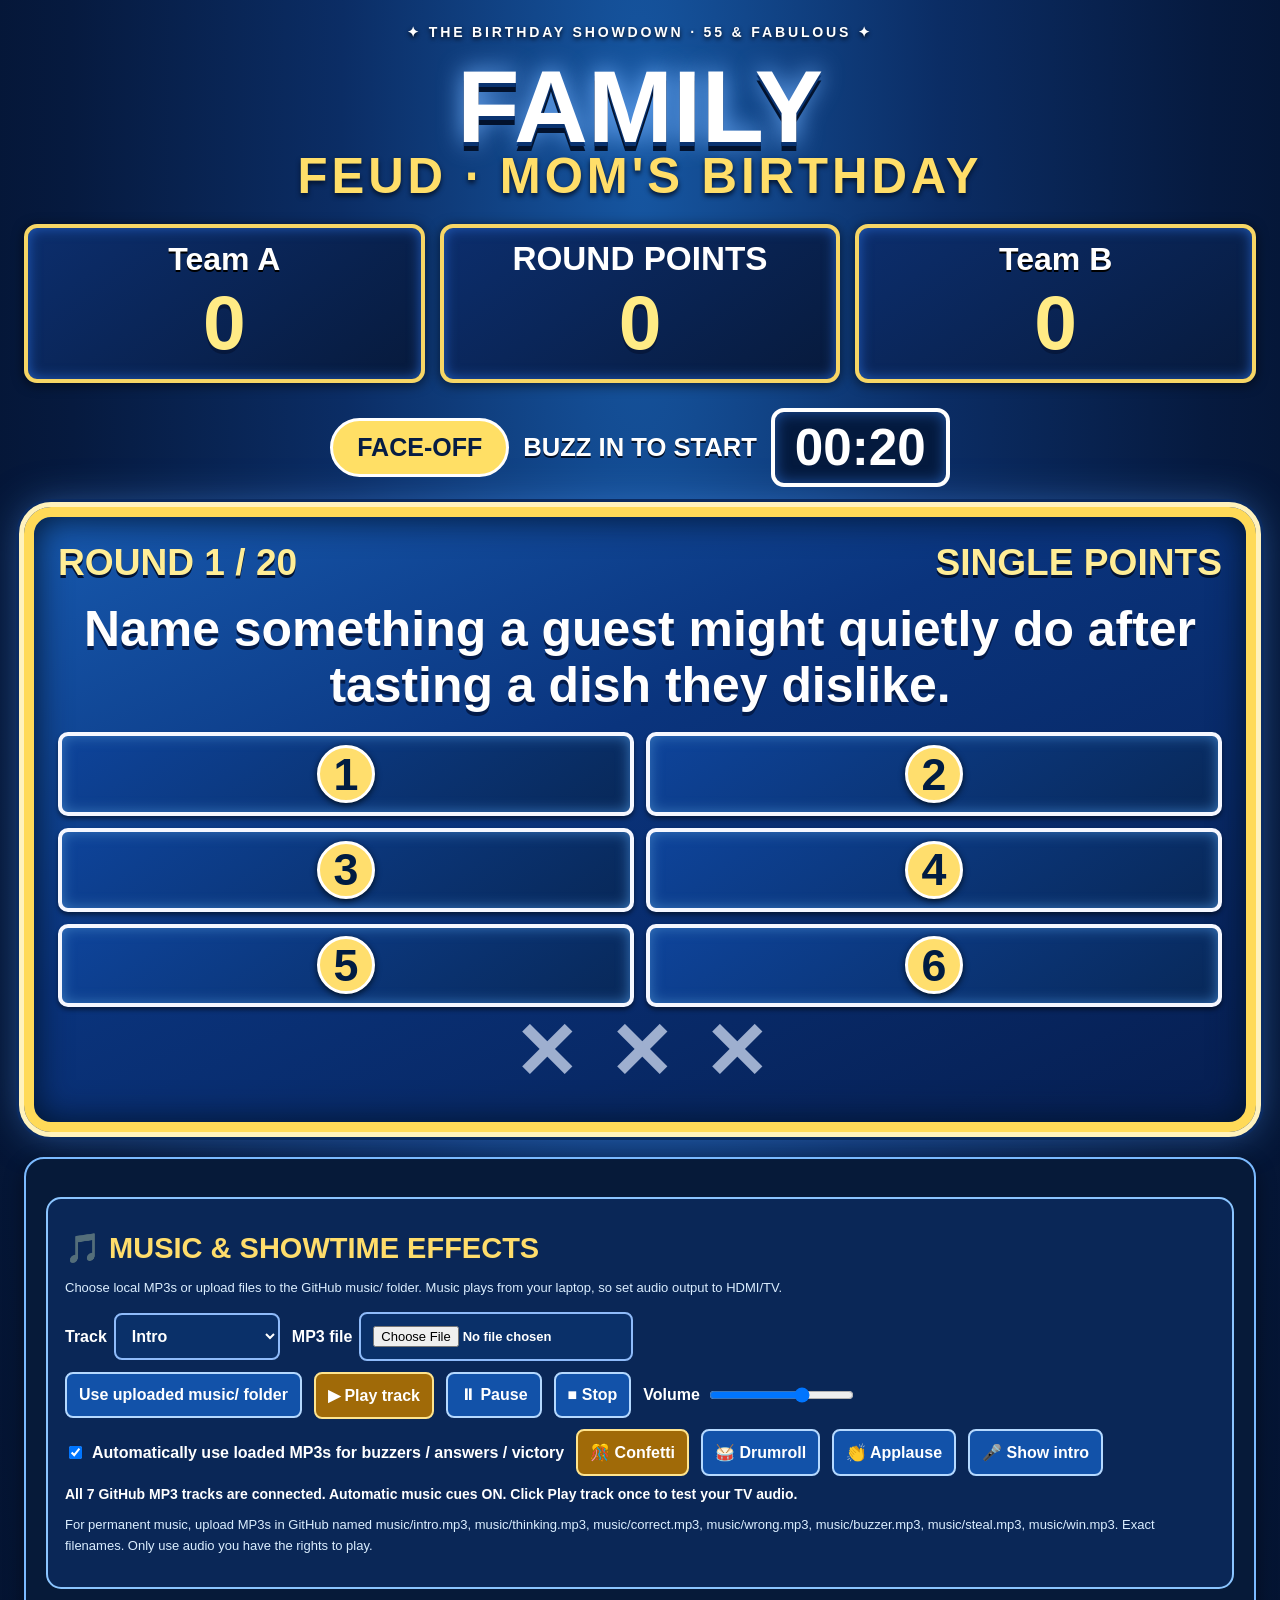
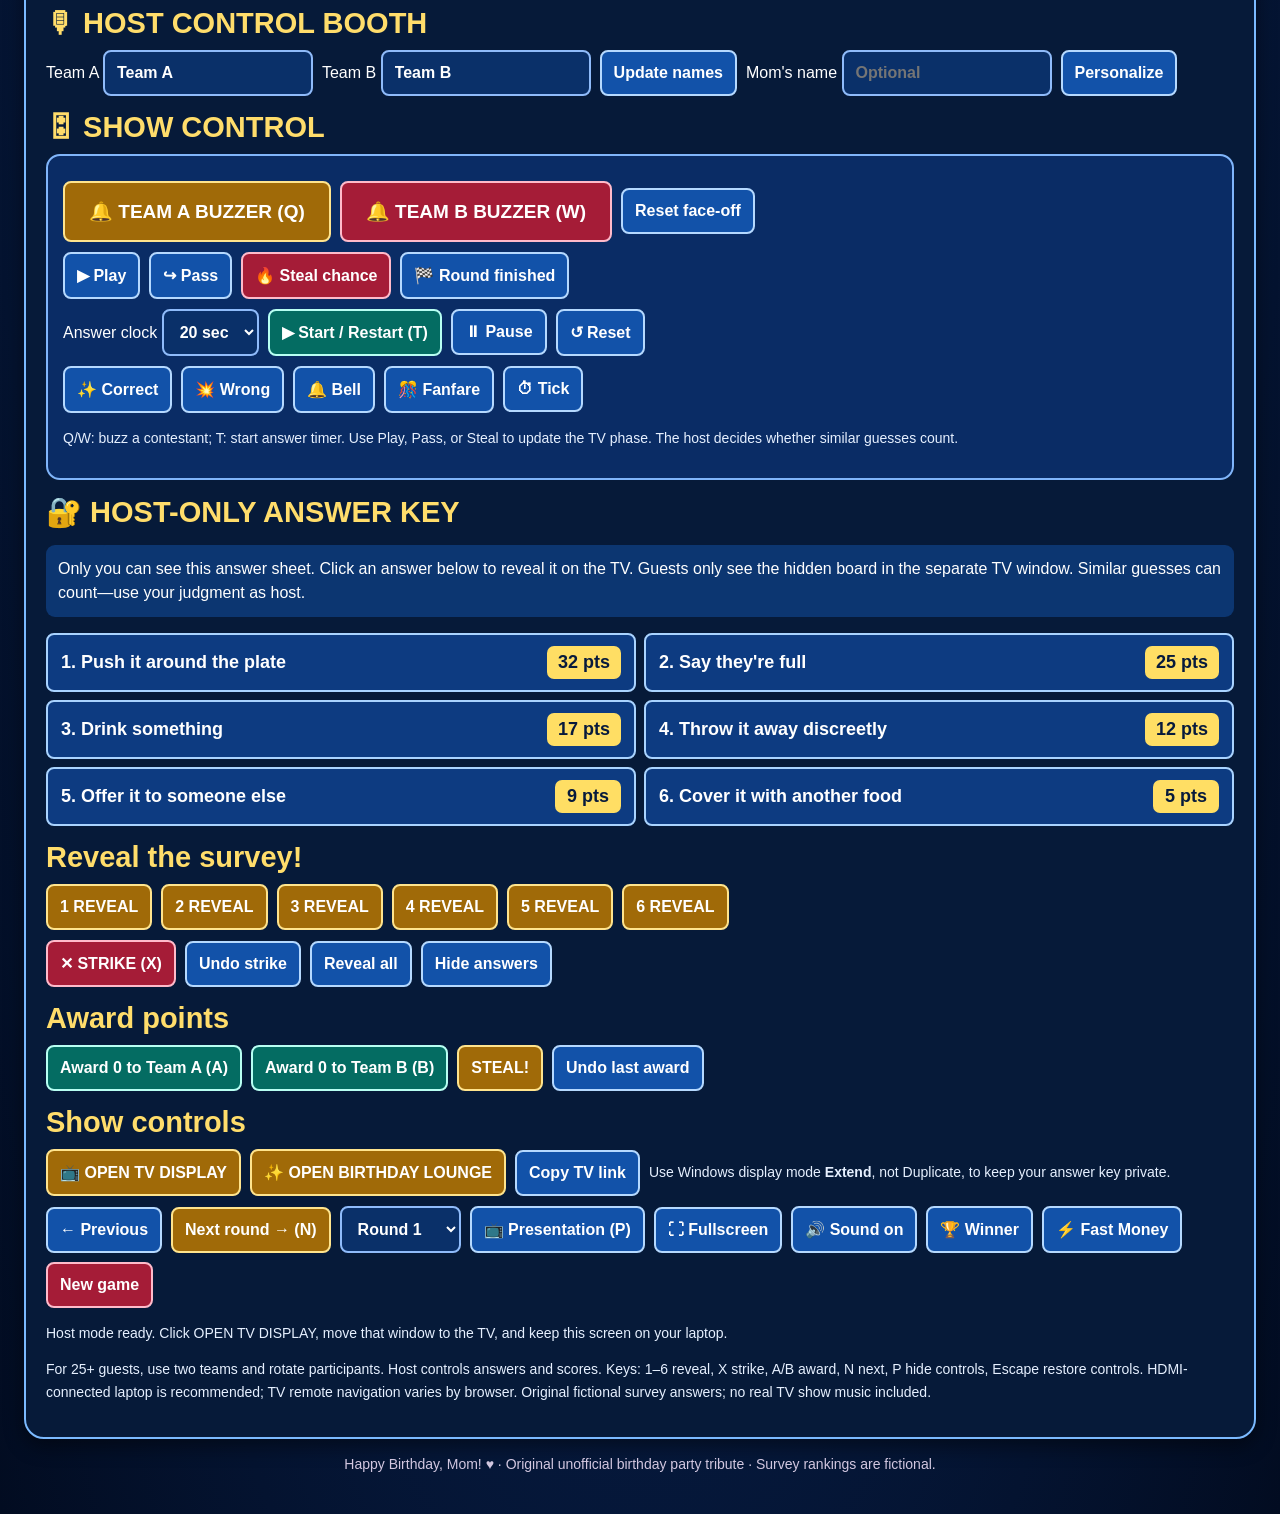
<file: index.html>
<!doctype html><html lang="en"><head><meta charset="utf-8"><meta name="viewport" content="width=device-width,initial-scale=1"><title>Birthday Family Feud</title><style>
*{box-sizing:border-box}body{margin:0;background:radial-gradient(ellipse at top,#2655b0,#0a1d52 55%,#030a22);color:#fff;font-family:Arial,sans-serif}.wrap{max-width:1400px;margin:auto;padding:24px}h1{text-align:center;font:900 clamp(52px,8vw,115px)/.87 Impact,sans-serif;text-shadow:0 6px #27478d;margin:20px 0}h1 small{display:block;font-size:.48em;color:#ffe398;letter-spacing:5px}.scores{display:grid;grid-template-columns:1fr 1fr 1fr;gap:15px;text-align:center;margin:25px 0}.score{background:#061a4d;border:3px solid #6ba8ff;padding:12px;border-radius:13px;font-size:clamp(18px,2.6vw,34px);font-weight:bold}.score b{display:block;color:#ffdf83;font:900 clamp(40px,5vw,74px) Impact,sans-serif}.stage{border:10px solid #ffdb88;outline:5px solid #9f601a;border-radius:27px;background:linear-gradient(155deg,#254a92,#082963 55%,#133b8c);padding:24px;box-shadow:0 0 50px #287cff66}.bar{display:flex;justify-content:space-between;color:#ffe39b;font:bold clamp(18px,3vw,34px) Impact,sans-serif}.question{text-align:center;margin:18px 0;font:bold clamp(26px,4vw,49px) Impact,sans-serif;min-height:50px}.answers{display:grid;grid-template-columns:1fr 1fr;gap:12px}.answer{display:flex;align-items:center;justify-content:center;gap:12px;min-height:80px;border:4px solid #a6ceff;border-radius:10px;background:linear-gradient(#2366bd,#0a2a67);font:bold clamp(21px,2.7vw,35px) Impact,sans-serif}.answer.open{justify-content:space-between;background:linear-gradient(#fff0b6,#edb451);color:#123069;border-color:#ffebac}.answer .num{display:grid;place-items:center;width:45px;height:45px;flex:0 0 45px;border-radius:50%;background:#ffdf89;color:#082052;border:2px solid white}.answer .text{flex:1;overflow:hidden;text-overflow:ellipsis;white-space:nowrap}.answer .pts{padding:3px 12px;background:#fff4d5;border-radius:6px}.strikes{text-align:center;min-height:90px}.strikes span{font:900 78px Impact,sans-serif;color:#4b628c;margin:0 15px}.strikes .on{color:#ff5165;text-shadow:0 0 20px red}.controls{margin-top:25px;padding:20px;background:#071840;border:2px solid #5585c8;border-radius:20px}.controls h2{color:#ffe39b;font:800 29px Impact,sans-serif;margin:15px 0 8px}.row{display:flex;gap:9px;flex-wrap:wrap;align-items:center;margin:10px 0}button,input,select{font:bold 16px Arial,sans-serif;padding:12px;border-radius:8px}button{background:#185bbc;color:white;border:2px solid #9cc9ff;cursor:pointer}button:hover{filter:brightness(1.2)}button:focus-visible{outline:4px solid white}button.gold{background:#a76f26;border-color:#ffe19c}button.red{background:#9e2844;border-color:#ffa2a7}button.green{background:#19776c;border-color:#70e9dc}input,select{background:#102a5b;color:white;border:2px solid #527fc0;max-width:210px}.help{color:#bacbeb;line-height:1.6;font-size:14px}.overlay{position:fixed;inset:0;background:#02091be6;display:none;place-items:center;z-index:10;text-align:center}.overlay.show{display:grid}.overlay div{color:#ffdd88;font:900 clamp(64px,10vw,165px) Impact,sans-serif}.overlay div.x{font-size:clamp(150px,30vw,400px);color:#ff5363;text-shadow:0 0 45px red}.fast{background:#0b2a65;border:3px solid #ffda88;border-radius:15px;padding:20px;margin:20px 0}.fast td{background:#19509d;padding:13px}.fast table{width:100%;border-spacing:7px}.fast td:not(:first-child){cursor:pointer}.hidden{display:none!important}body.present .controls{display:none}body.screen .controls,body.screen .fast,body.screen .help{display:none!important}body.screen .wrap{max-width:1600px}body.screen .stage{min-height:62vh}body.screen .answers .answer{min-height:clamp(66px,10vh,130px)}body.screen .strikes{min-height:105px}.answer-key{display:grid;grid-template-columns:repeat(2,minmax(0,1fr));gap:8px}.key-cell{display:flex;align-items:center;justify-content:space-between;gap:10px;background:#173b79;border:1px solid #648fcb;border-radius:8px;padding:11px 13px}.key-cell strong{color:#ffe39b}.host-note{background:#164171;padding:12px;border-radius:9px;color:#e0ebff;line-height:1.5}@media(max-width:700px){.answer-key{grid-template-columns:1fr}}@media(max-width:650px){.wrap{padding:10px}.stage{padding:9px;border-width:5px}.answers{grid-template-columns:1fr;gap:5px}.answer{min-height:44px;border-width:2px;font-size:21px}.answer .num{width:33px;height:33px;flex-basis:33px}.strikes{min-height:55px}.strikes span{font-size:47px}.scores{gap:6px}.score{padding:5px}}

/* 55th birthday: purple, platinum, chrome */
body{background:radial-gradient(ellipse at top,#7b49b8,#39136d 37%,#160a2f 75%,#080515);color:#fcfaff}h1{color:#fff;text-shadow:0 5px #7241a4,0 10px #1b0d35}h1 small{color:#f0ebfa}.score{background:linear-gradient(145deg,#512681,#1b0a3c);border-color:#d4d6e3}.score b{color:#faf6ff}.stage{border-color:#ebecf4;outline-color:#979bad;background:linear-gradient(145deg,#6d39af,#321359 54%,#53268e);box-shadow:0 0 65px #a985d663}.bar{color:#eee9f7}.answer{background:linear-gradient(#703fac,#35105e);border-color:#d0d2e4}.answer.open{background:linear-gradient(#fff,#bfc2d4);color:#341257;border-color:white}.answer .num{background:linear-gradient(#fff,#b8bdcc);color:#311052}.answer .pts{background:#f9faff;color:#321356}.controls{background:#1e0c3b;border-color:#8667ad}.controls h2{color:#e8e3f4}button{background:#65309e;border-color:#b49ed7}button.gold{background:#704a97;border-color:#e3dbea}button.red{background:#a02d59;border-color:#f3adc8}button.green{background:#376c68;border-color:#a2e1cf}input,select{background:#311450;border-color:#9273bf}.help{color:#d2c7e0}.host-note{background:#4d2777}.key-cell{background:#4d2778;border-color:#ad8fcc}.key-cell strong{color:#f1e6ff}.overlay{background:#140825e5}.overlay div{color:#f5edf9}.fast{background:#281148;border-color:#dedce8}.fast td{background:#553183}
.showline{display:flex;gap:14px;align-items:center;justify-content:center;flex-wrap:wrap;margin:10px 0 20px;font:bold clamp(16px,2vw,25px) Impact,sans-serif}.showline .phase{padding:12px 24px;border-radius:50px;background:#f0edfa;color:#351357}.showline .turn{color:#eee5f7}.showline .timer{font:900 clamp(27px,3vw,45px) Impact,sans-serif;background:#1c0a35;color:#fff;padding:6px 20px;min-width:125px;text-align:center;border:3px solid #d9dbe6;border-radius:13px}.showline .timer.warning{color:#ff7899;border-color:#ff7899;animation:glow .6s alternate infinite}@keyframes glow{to{box-shadow:0 0 23px #ff537e}}.host-stage{padding:15px;margin:10px 0;background:#2d154b;border:1px solid #9b76be;border-radius:14px}.buzzer{padding:17px 24px;font-size:19px}.party-ribbon{text-align:center;font-weight:bold;letter-spacing:.34em;color:#e7def4;margin-bottom:10px}@media(max-width:650px){.party-ribbon{letter-spacing:.08em}.showline{gap:6px}.showline .phase{padding:8px 12px}}

/* TV READABILITY PASS — crisp contrast, large survey numbers, silver only for trim */
body{color:#fff}
h1,h1 small,.bar,.question,.party-ribbon{color:#fff}
h1 small{font-weight:900;text-shadow:0 3px 6px #130522}
.score{background:linear-gradient(155deg,#321051,#150624);border:4px solid #eff1fa}
.score span{color:#fff;font-weight:900;text-shadow:0 2px 3px #10041e}
.score b{color:#fff;font-size:clamp(50px,6vw,92px);text-shadow:0 3px 0 #1a092c,0 0 12px #8c51c1}
.stage{border-color:#f4f5ff;outline-color:#b3b7cb}
.bar{font-size:clamp(22px,3.2vw,42px);text-shadow:0 2px 4px #19052c}
.question{color:#fff;font-size:clamp(33px,4.3vw,65px);text-shadow:0 3px 5px #160526}
.answer{background:linear-gradient(160deg,#3f1468,#220939);border:4px solid #f3f1fc;box-shadow:inset 0 2px 10px #0005,0 3px 5px #140525;min-height:clamp(86px,10vh,124px)}
.answer .num{width:56px;height:56px;flex:0 0 56px;background:#fff;color:#21083c;border:3px solid #fff;font-size:clamp(31px,3.6vw,48px);font-weight:900;box-shadow:0 0 0 2px #2e124f}
.answer.open{background:#f9f9ff;border-color:#fff;color:#240a42;box-shadow:inset 0 0 0 2px #b8a4d3}
.answer.open .num{background:#32105b;color:#fff;box-shadow:0 0 0 2px #c1b0da}
.answer .text{color:#23083f;font-weight:900;font-size:clamp(22px,2.8vw,41px);letter-spacing:.01em}
.answer .pts{background:#2e0c53;color:#fff;min-width:65px;text-align:center;padding:6px 10px;font-size:clamp(27px,3.1vw,46px);font-weight:900}
.showline .phase{background:#fff;color:#240a40;border:2px solid #f4f1fb}
.showline .turn{color:#fff;text-shadow:0 2px 5px #21083c}
.showline .timer{color:#fff;background:#21083a;border:4px solid #fff;font-size:clamp(32px,3.6vw,54px)}
.strikes span{color:#a89bbf}.strikes span.on{color:#ff5c79}
.controls{color:#fff}.controls h2{color:#fff}
.key-cell{background:#3d1c67;color:#fff!important;border:2px solid #c5afe9;font-size:18px;font-weight:750}
.key-cell strong{background:#f8f5ff;color:#260b44;padding:6px 11px;border-radius:7px;min-width:66px;text-align:center}
.host-note{color:#fff}
@media(max-width:650px){.answer{min-height:55px}.answer .num{width:38px;height:38px;flex-basis:38px;font-size:27px}.answer .text{font-size:22px}.answer .pts{font-size:26px;min-width:47px;padding:3px 6px}.question{font-size:32px}.score b{font-size:44px}}
</style><link rel="stylesheet" href="party-day.css?v=4"></head><body><div class="wrap"><div class="party-ribbon">✦ THE BIRTHDAY SHOWDOWN · 55 & FABULOUS ✦</div><h1>FAMILY <small>FEUD · MOM'S BIRTHDAY</small></h1><div class="scores"><div class="score"><span id="n0">TEAM A</span><b id="s0">0</b></div><div class="score">ROUND POINTS<b id="pot">0</b></div><div class="score"><span id="n1">TEAM B</span><b id="s1">0</b></div></div><div class="showline"><span id="phase" class="phase">FACE-OFF</span><span id="turn" class="turn">BUZZ IN TO START</span><span id="roundClock" class="timer">00:20</span></div><main class="stage"><div class="bar"><span id="round">ROUND 1</span><span id="multi">SINGLE POINTS</span></div><div class="question" id="q"></div><div class="answers" id="answers"></div><div class="strikes" id="strikes"><span>✕</span><span>✕</span><span>✕</span></div></main><section class="controls"><h2>🎙 HOST CONTROL BOOTH</h2><div class="row"><label>Team A <input id="team0" value="Team A"></label><label>Team B <input id="team1" value="Team B"></label><button id="names">Update names</button><label>Mom's name <input id="mom" placeholder="Optional"></label><button id="birthday">Personalize</button></div><h2>🎛 SHOW CONTROL</h2><div class="host-stage"><div class="row"><button class="gold buzzer" id="buzz0">🔔 TEAM A BUZZER (Q)</button><button class="red buzzer" id="buzz1">🔔 TEAM B BUZZER (W)</button><button id="buzzReset">Reset face-off</button></div><div class="row"><button id="play">▶ Play</button><button id="pass">↪ Pass</button><button class="red" id="startSteal">🔥 Steal chance</button><button id="finishPhase">🏁 Round finished</button></div><div class="row"><label>Answer clock <select id="duration"><option value="10">10 sec</option><option value="15">15 sec</option><option value="20" selected>20 sec</option><option value="30">30 sec</option><option value="45">45 sec</option><option value="60">60 sec</option></select></label><button class="green" id="startClock">▶ Start / Restart (T)</button><button id="pauseClock">⏸ Pause</button><button id="clearClock">↺ Reset</button></div><div class="row"><button id="sCorrect">✨ Correct</button><button id="sWrong">💥 Wrong</button><button id="sBell">🔔 Bell</button><button id="sWin">🎊 Fanfare</button><button id="sTick">⏱ Tick</button></div><p class="help">Q/W: buzz a contestant; T: start answer timer. Use Play, Pass, or Steal to update the TV phase. The host decides whether similar guesses count.</p></div><h2>🔐 HOST-ONLY ANSWER KEY</h2><p class="host-note">Only you can see this answer sheet. Click an answer below to reveal it on the TV. Guests only see the hidden board in the separate TV window. Similar guesses can count—use your judgment as host.</p><div id="answerKey" class="answer-key"></div><h2>Reveal the survey!</h2><div class="row" id="reveal"></div><div class="row"><button class="red" id="strike">✕ STRIKE (X)</button><button id="unstrike">Undo strike</button><button id="all">Reveal all</button><button id="hide">Hide answers</button></div><h2>Award points</h2><div class="row"><button class="green" id="award0">Award Team A (A)</button><button class="green" id="award1">Award Team B (B)</button><button class="gold" id="steal">STEAL!</button><button id="undo">Undo last award</button></div><h2>Show controls</h2><div class="row"><button class="gold" id="openTV">📺 OPEN TV DISPLAY</button><button id="openLounge" class="gold">✨ OPEN BIRTHDAY LOUNGE</button><button id="copyTV">Copy TV link</button><span class="help">Use Windows display mode <strong>Extend</strong>, not Duplicate, to keep your answer key private.</span></div><div class="row"><button id="prev">← Previous</button><button class="gold" id="next">Next round → (N)</button><select id="choose"></select><button id="present">📺 Presentation (P)</button><button id="fullscreen">⛶ Fullscreen</button><button id="sound">🔊 Sound on</button><button id="winner">🏆 Winner</button><button id="fast">⚡ Fast Money</button><button class="red" id="reset">New game</button></div><p id="status" class="help"></p><p class="help">For 25+ guests, use two teams and rotate participants. Host controls answers and scores. Keys: 1–6 reveal, X strike, A/B award, N next, P hide controls, Escape restore controls. HDMI-connected laptop is recommended; TV remote navigation varies by browser. Original fictional survey answers; no real TV show music included.</p></section><section class="fast hidden" id="fastPanel"><h2>⚡ FAST MONEY — REACH 200!</h2><p>Two players answer five questions in 20 and 25 seconds, respectively. Tap a hidden answer or point cell to reveal it. Enter each player's total manually.</p><div class="row"><button id="t20">20-second timer</button><button id="t25">25-second timer</button><button id="stop">Stop</button><b id="clock">00:20</b></div><table><tbody id="fastRows"></tbody></table><div class="row"><label>Player 1 <input id="f1" type="number" value="0"></label><label>Player 2 <input id="f2" type="number" value="0"></label><strong>Total: <span id="total">0</span>/200</strong><button id="celebrate">Celebrate!</button><button id="close">Close</button></div></section><p class="help" style="text-align:center">Happy Birthday, Mom! ♥ · Original unofficial birthday party tribute · Survey rankings are fictional.</p></div><div class="overlay" id="overlay"><div id="overlayText"></div></div>
<script>
const data=[{"q":"Name something a guest might quietly do after tasting a dish they dislike.","a":[["Push it around the plate",32],["Say they're full",25],["Drink something",17],["Throw it away discreetly",12],["Offer it to someone else",9],["Cover it with another food",5]]},{"q":"Name a family argument that starts with 'That's not how it happened.'","a":[["Childhood memory",32],["Who started it",25],["Old relationship story",17],["Who paid",12],["Family vacation",9],["Who broke something",5]]},{"q":"Name a reason someone may suddenly leave the family group chat.","a":[["Too much drama",32],["Too many notifications",25],["Felt targeted",17],["Political argument",12],["Spoiled surprise",9],["Wrong message",5]]},{"q":"Name something an adult still calls Mom to ask how to do.","a":[["Cook a recipe",32],["Remove a stain",25],["Handle a bill",17],["Find a document",12],["Parenting advice",9],["Fix something",5]]},{"q":"Name a sign someone is pretending to enjoy a party.","a":[["Checks phone",32],["Fake smile",25],["Looks at clock",17],["Stays near door",12],["Says they're tired",9],["Avoids conversation",5]]},{"q":"Name something that seems fine until you have 25 guests.","a":[["Not enough seating",32],["Bathroom line",25],["Parking",17],["Wi-Fi",12],["Ice supply",9],["Serving utensils",5]]},{"q":"Name an excuse people use when late but don't want to admit why.","a":[["Traffic",32],["Lost keys",25],["Stopped for gas",17],["Outfit emergency",12],["Lost track of time",9],["Picked someone up",5]]},{"q":"Name a sign someone is about to start gossiping.","a":[["Leans closer",32],["Lowers voice",25],["Looks around",17],["Says don't tell",12],["Closes door",9],["Starts with girl",5]]},{"q":"Name something guests remember about a party a year later.","a":[["Family drama",32],["Amazing food",25],["Someone dancing",17],["Birthday speech",12],["Funny outfit",9],["Unexpected guest",5]]},{"q":"Name an occasion when a family member acts like the expert.","a":[["Cooking",32],["Directions",25],["Raising kids",17],["Home repairs",12],["Money advice",9],["Party planning",5]]},{"q":"Name something people claim not to care about but secretly do.","a":[["Guest list",32],["Birthday gifts",25],["Social media likes",17],["Seating",12],["Who's dating whom",9],["Being in photos",5]]},{"q":"Name something that makes a family recipe hard to recreate.","a":[["No measurements",32],["Secret ingredient",25],["Cooking by instinct",17],["Different ingredients",12],["Special pan",9],["Years of practice",5]]},{"q":"Name why a guest might unexpectedly become the center of attention.","a":[["Big announcement",32],["Outfit",25],["Argument",17],["Starts dancing",12],["Proposal",9],["Funny story",5]]},{"q":"Name a situation where someone says 'Don't tell your mother.'","a":[["Broke something",32],["Expensive purchase",25],["Secret outing",17],["Bad grade",12],["Surprise gift",9],["Family gossip",5]]},{"q":"Name something someone packs as leftovers that wasn't on their plate.","a":[["Extra meat",32],["Dessert",25],["Mac and cheese",17],["Bread",12],["Sauce",9],["Food for someone home",5]]},{"q":"Name something at a gathering that exposes a long-kept family secret.","a":[["Old photos",32],["Auntie's story",25],["Family tree",17],["Phone message",12],["A toast",9],["Unexpected visitor",5]]},{"q":"Name a moment when family members suddenly become competitive.","a":[["Card games",32],["Trivia",25],["Cooking contest",17],["Karaoke",12],["Dancing",9],["Board games",5]]},{"q":"Name something people only admit after hours at a party.","a":[["They were upset",32],["Dislike a dish",25],["Want to leave",17],["Knew the secret",12],["Dating someone",9],["Exhausted",5]]},{"q":"Name what can turn a quick visit into an all-night stay.","a":[["Great conversation",32],["Good food",25],["Card game",17],["Music",12],["Family stories",9],["Surprise guest",5]]},{"q":"Name something a grown child still gets scolded about at Mom's house.","a":[["Leaving dishes",32],["Not calling",25],["Shoes on furniture",17],["Being late",12],["Wasting food",9],["Messy room",5]]}];
const fastQuestions=[["Something you bring to a birthday party","Gift",42],["Somewhere Mom goes to relax","Beach",38],["Something you do first thing in the morning","Brush teeth",36],["A food you save room for","Cake",40],["Something Mom deserves more of","Rest",37]];
const screenMode=new URLSearchParams(location.search).has('screen');if(screenMode){document.body.classList.add('screen');document.title='Audience Board · Birthday Feud'}const $=id=>document.getElementById(id),key='birthdayFamilyFeud1';const blank=()=>({r:0,sc:[0,0],names:['Team A','Team B'],revealed:{},strikes:0,history:[],mom:'',sound:true,phase:'FACE-OFF',turn:-1,buzzLock:false,clock:{duration:20,remaining:20,ends:0,running:false}});let s=blank();try{let v=JSON.parse(localStorage.getItem(key));if(v&&Array.isArray(v.sc))s={...blank(),...v}}catch(e){}let audio,timer,syncing=false,lastTickSecond=null;const persist=()=>{if(syncing)return;try{localStorage.setItem(key,JSON.stringify(s))}catch(e){}},m=()=>s.r>=14?3:s.r>=9?2:1,seen=()=>s.revealed[s.r]||[],pot=()=>data[s.r].a.reduce((t,[a,p],i)=>t+(seen().includes(i)?p*m():0),0);function beep(f=650,d=.15){if(!s.sound)return;try{audio??=new (window.AudioContext||window.webkitAudioContext)();audio.resume();let o=audio.createOscillator(),g=audio.createGain();o.type='triangle';o.frequency.value=f;g.gain.setValueAtTime(.12,audio.currentTime);g.gain.exponentialRampToValueAtTime(.001,audio.currentTime+d);o.connect(g);g.connect(audio.destination);o.start();o.stop(audio.currentTime+d)}catch(e){}}function flash(t,x=false,ms=1200){if(!syncing&&!screenMode)try{localStorage.setItem(key+'-effect',JSON.stringify({t,x,ms,stamp:Date.now()}))}catch(e){}$('overlayText').textContent=t;$('overlayText').className=x?'x':'';$('overlay').classList.add('show');clearTimeout(flash.wait);flash.wait=setTimeout(()=>$('overlay').classList.remove('show'),ms)}function msg(t){$('status').textContent=t;persist()}
function draw(){$('phase').textContent=s.phase||'FACE-OFF';$('turn').textContent=s.turn<0?'BUZZ IN TO START':(s.names[s.turn]||'TEAM')+' HAS CONTROL';renderClock();$('q').textContent=data[s.r].q;$('round').textContent='ROUND '+(s.r+1)+' / '+data.length;$('multi').textContent=['SINGLE','DOUBLE','TRIPLE'][m()-1]+' POINTS';$('pot').textContent=pot();[0,1].forEach(i=>{$('n'+i).textContent=s.names[i];$('s'+i).textContent=s.sc[i];$('team'+i).value=s.names[i]});$('answers').replaceChildren();$('reveal').replaceChildren();$('answerKey').replaceChildren();data[s.r].a.forEach(([a,p],i)=>{let d=document.createElement('div');d.className='answer'+(seen().includes(i)?' open':'');let n=document.createElement('span');n.className='num';n.textContent=i+1;d.append(n);if(seen().includes(i)){let t=document.createElement('span');t.className='text';t.textContent=a;let v=document.createElement('span');v.className='pts';v.textContent=p*m();d.append(t,v)}$('answers').append(d);if(!screenMode){let k=document.createElement('button');k.className='key-cell';k.style.color='white';let label=document.createElement('span');label.textContent=(i+1)+'. '+a;let value=document.createElement('strong');value.textContent=(p*m())+' pts'+(seen().includes(i)?' ✓':'');k.append(label,value);k.onclick=()=>toggle(i);$('answerKey').append(k)}let b=document.createElement('button');b.textContent=(i+1)+(seen().includes(i)?' ✓':' REVEAL');b.className=seen().includes(i)?'':'gold';b.onclick=()=>toggle(i);$('reveal').append(b)});[...$('strikes').children].forEach((x,i)=>x.classList.toggle('on',i<s.strikes));$('choose').value=s.r;$('award0').textContent='Award '+pot()+' to '+s.names[0]+' (A)';$('award1').textContent='Award '+pot()+' to '+s.names[1]+' (B)';$('sound').textContent=s.sound?'🔊 Sound on':'🔇 Sound off';if(!screenMode&&document.activeElement!==$('duration'))$('duration').value=String(s.clock?.duration||20);persist()}function toggle(i){let a=[...seen()];a.includes(i)?a.splice(a.indexOf(i),1):(a.push(i),emit('correct'));s.revealed[s.r]=a;stopClock();draw()}function go(n){s.r=Math.max(0,Math.min(n,data.length-1));s.strikes=0;lastTickSecond=null;s.phase='FACE-OFF';s.turn=-1;s.buzzLock=false;s.clock={duration:s.clock?.duration||20,remaining:s.clock?.duration||20,ends:0,running:false};draw();msg('Round '+(s.r+1)+' ready.')}function strike(){s.strikes=Math.min(3,s.strikes+1);stopClock();emit('wrong');flash('✕'.repeat(s.strikes),true);if(s.strikes===3){s.phase='STEAL CHANCE';s.turn=s.turn<0?1:1-s.turn;setTimeout(()=>flash('STEAL CHANCE!',false,1500),1150)}draw()}function award(i){let p=pot();if(!p){msg('Reveal answers before awarding points.');return}if(s.history.some(x=>x.r===s.r)&&!confirm('This round was already awarded. Award again?'))return;s.sc[i]+=p;s.history.push({r:s.r,i,p});emit('points');s.phase='ROUND COMPLETE';s.turn=i;stopClock();draw();msg(s.names[i]+' earned '+p+'!')}function winner(){flash('🏆 '+(s.sc[0]===s.sc[1]?'IT’S A TIE!':s.names[s.sc[0]>s.sc[1]?0:1]+' WINS!'),false,5000);emit('win')}

function tone(f,d=.16,type='triangle',vol=.12,delay=0){if(!s.sound)return;try{audio??=new(window.AudioContext||window.webkitAudioContext)();audio.resume();let o=audio.createOscillator(),g=audio.createGain(),t=audio.currentTime+delay;o.type=type;o.frequency.setValueAtTime(f,t);g.gain.setValueAtTime(.0001,t);g.gain.exponentialRampToValueAtTime(vol,t+.015);g.gain.exponentialRampToValueAtTime(.0001,t+d);o.connect(g);g.connect(audio.destination);o.start(t);o.stop(t+d+.01)}catch(e){}}
function effectSound(kind){if(kind==='correct'){[660,880,1108].forEach((f,i)=>tone(f,.18,'sine',.12,i*.095))}
else if(kind==='wrong'){tone(170,.49,'sawtooth',.15);tone(118,.5,'square',.055,.07)}
else if(kind==='buzz0'||kind==='buzz1'){const base=kind==='buzz0'?710:520;tone(base,.14,'square',.11);tone(base*1.4,.24,'triangle',.12,.13)}
else if(kind==='win'){[523,659,784,1047,1318].forEach((f,i)=>tone(f,.32,'triangle',.12,i*.14))}
else if(kind==='tick'){tone(820,.05,'square',.05)}
else if(kind==='time'){tone(225,.52,'sawtooth',.17);tone(160,.62,'square',.07,.16)}
else if(kind==='points'){[600,795,1020].forEach((f,i)=>tone(f,.18,'triangle',.12,i*.08))}
else if(kind==='bell'){tone(1046,.5,'sine',.13);tone(1568,.65,'sine',.09,.03)}}
function emit(kind){if(screenMode)return;effectSound(kind);try{localStorage.setItem(key+'-sound',JSON.stringify({kind,stamp:Date.now(),nonce:Math.random()}))}catch(e){}}
function renderClock(){const t=s.clock||{duration:20,remaining:20,running:false};let seconds=t.running?Math.max(0,Math.ceil((t.ends-Date.now())/1000)):(t.remaining??t.duration??20);$('roundClock').textContent=String(Math.floor(seconds/60)).padStart(2,'0')+':'+String(seconds%60).padStart(2,'0');$('roundClock').classList.toggle('warning',t.running&&seconds<=5);if(!screenMode&&t.running&&seconds>0&&seconds<=5&&lastTickSecond!==seconds){lastTickSecond=seconds;emit('tick')}if(!screenMode&&t.running&&seconds<=0){s.clock={...t,running:false,remaining:0,ends:0};emit('time');flash("TIME'S UP!",false,1800);draw()}}
function stopClock(){lastTickSecond=null;if(s.clock?.running){s.clock.remaining=Math.max(0,Math.ceil((s.clock.ends-Date.now())/1000));s.clock.running=false;s.clock.ends=0;persist()}}
function startTimer(){lastTickSecond=null;const n=+$('duration').value||20;s.clock={duration:n,remaining:n,ends:Date.now()+n*1000,running:true};draw();emit('tick')}
function phase(name,turn){stopClock();s.phase=name;s.turn=turn;draw()}
function buzz(i){if(s.buzzLock){msg('Face-off locked. Use Reset face-off for another buzzer.');return}s.buzzLock=true;s.turn=i;s.phase='FACE-OFF';emit('buzz'+i);flash(s.names[i]+' BUZZED IN!',false,1500);draw()}
$('buzz0').onclick=()=>buzz(0);$('buzz1').onclick=()=>buzz(1);
$('buzzReset').onclick=()=>{s.buzzLock=false;s.turn=-1;s.phase='FACE-OFF';draw();msg('Face-off reset.')};
$('play').onclick=()=>phase('PLAYING',s.turn<0?0:s.turn);
$('pass').onclick=()=>phase('PASSED',s.turn<0?1:1-s.turn);
$('startSteal').onclick=()=>{phase('STEAL CHANCE',s.turn<0?1:1-s.turn);flash('STEAL CHANCE!',false,1400)};
$('finishPhase').onclick=()=>phase('ROUND COMPLETE',s.turn);
$('duration').onchange=()=>{stopClock();const n=+$('duration').value;s.clock={duration:n,remaining:n,ends:0,running:false};draw()};
$('startClock').onclick=startTimer;$('pauseClock').onclick=()=>{stopClock();draw()};
$('clearClock').onclick=()=>{const n=s.clock?.duration||20;s.clock={duration:n,remaining:n,ends:0,running:false};draw()};
$('sCorrect').onclick=()=>emit('correct');$('sWrong').onclick=()=>emit('wrong');$('sBell').onclick=()=>emit('bell');$('sWin').onclick=()=>emit('win');$('sTick').onclick=()=>emit('tick');
setInterval(renderClock,130);
$('openLounge').onclick=()=>window.open(new URL('lounge.html',location.href).href,'birthday-lounge','popup,width=1280,height=720');$('openTV').onclick=()=>{const url=new URL('tv.html',location.href);window.open(url.href,'birthday-feud-tv','popup,width=1280,height=800')};$('copyTV').onclick=()=>{const url=new URL('tv.html',location.href);if(navigator.clipboard?.writeText)navigator.clipboard.writeText(url.href).then(()=>msg('TV board link copied')).catch(()=>prompt('Copy this TV link:',url.href));else prompt('Copy this TV link:',url.href)};window.addEventListener('storage',e=>{if(!screenMode)return;if(e.key===key&&e.newValue){try{syncing=true;s={...blank(),...JSON.parse(e.newValue)};draw();document.querySelector('h1 small').textContent=s.mom?'HAPPY BIRTHDAY, '+s.mom.toUpperCase()+'!':'FEUD · MOM\'S BIRTHDAY'}catch(err){}finally{syncing=false}}if(e.key===key+'-sound'&&e.newValue){try{const v=JSON.parse(e.newValue);effectSound(v.kind)}catch(err){}}if(e.key===key+'-effect'&&e.newValue){try{const v=JSON.parse(e.newValue);syncing=true;flash(v.t,v.x,v.ms)}catch(err){}finally{syncing=false}}});$('names').onclick=()=>{s.names=[$('team0').value.trim()||'Team A',$('team1').value.trim()||'Team B'];draw()};$('birthday').onclick=()=>{s.mom=$('mom').value.trim();document.querySelector('h1 small').textContent=s.mom?'HAPPY BIRTHDAY, '+s.mom.toUpperCase()+'!':'FEUD · MOM\'S BIRTHDAY';persist()};$('strike').onclick=strike;$('unstrike').onclick=()=>{s.strikes=Math.max(0,s.strikes-1);draw()};$('all').onclick=()=>{s.revealed[s.r]=data[s.r].a.map((_,i)=>i);draw()};$('hide').onclick=()=>{s.revealed[s.r]=[];s.strikes=0;draw()};$('award0').onclick=()=>award(0);$('award1').onclick=()=>award(1);$('steal').onclick=()=>{flash('STEAL!');beep(480,.3)};$('undo').onclick=()=>{let h=s.history.pop();if(h){s.sc[h.i]-=h.p;draw()}};$('prev').onclick=()=>go(s.r-1);$('next').onclick=()=>go(s.r+1);$('choose').onchange=e=>go(+e.target.value);$('present').onclick=()=>document.body.classList.toggle('present');$('fullscreen').onclick=()=>document.fullscreenElement?document.exitFullscreen?.():document.documentElement.requestFullscreen?.();$('sound').onclick=()=>{s.sound=!s.sound;draw()};$('winner').onclick=winner;$('reset').onclick=()=>{if(confirm('Clear all scores and rounds?')){s=blank();go(0)}};for(let i=0;i<data.length;i++){let o=document.createElement('option');o.value=i;o.textContent='Round '+(i+1);$('choose').append(o)}document.addEventListener('keydown',e=>{if(['INPUT','SELECT','TEXTAREA'].includes(document.activeElement?.tagName))return;let k=e.key.toLowerCase();if(/^[1-6]$/.test(k))toggle(+k-1);else if(k==='x')strike();else if(k==='a')award(0);else if(k==='b')award(1);else if(k==='n')go(s.r+1);else if(k==='q')buzz(0);else if(k==='w')buzz(1);else if(k==='t')startTimer();else if(k==='p')document.body.classList.toggle('present');else if(k==='escape'){$('overlay').classList.remove('show');document.body.classList.remove('present')}});$('fast').onclick=()=>{$('fastPanel').classList.remove('hidden');$('fastPanel').scrollIntoView({behavior:'smooth'})};$('close').onclick=()=>$('fastPanel').classList.add('hidden');fastQuestions.forEach(row=>{let tr=document.createElement('tr');row.forEach((val,i)=>{let td=document.createElement('td');td.textContent=i?'●●●●●':val;if(i)td.onclick=()=>{td.textContent=td.textContent==='●●●●●'?val:'●●●●●';beep(850)};tr.append(td)});$('fastRows').append(tr)});function total(){let x=(+$('f1').value||0)+(+$('f2').value||0);$('total').textContent=x;return x}$('f1').oninput=total;$('f2').oninput=total;$('celebrate').onclick=()=>{flash(total()>=200?'🎉 FAST MONEY WIN!':'👏 GREAT GAME!',false,4200);beep(1100,.4)};function clock(t){clearInterval(timer);function paint(){$('clock').textContent='00:'+String(Math.max(0,t)).padStart(2,'0')}paint();timer=setInterval(()=>{t--;paint();if(t<=0){clearInterval(timer);flash('TIME’S UP!',false,2000);beep(160,.6)}},1000)}$('t20').onclick=()=>clock(20);$('t25').onclick=()=>clock(25);$('stop').onclick=()=>clearInterval(timer);$('mom').value=s.mom;draw();if(screenMode){syncing=true;draw();syncing=false;document.querySelector('h1 small').textContent=s.mom?'HAPPY BIRTHDAY, '+s.mom.toUpperCase()+'!':'FEUD · MOM\'S BIRTHDAY'}else msg('Host mode ready. Click OPEN TV DISPLAY, move that window to the TV, and keep this screen on your laptop.');</script><script src="show-extras.js?v=5"></script></body></html>
</file>
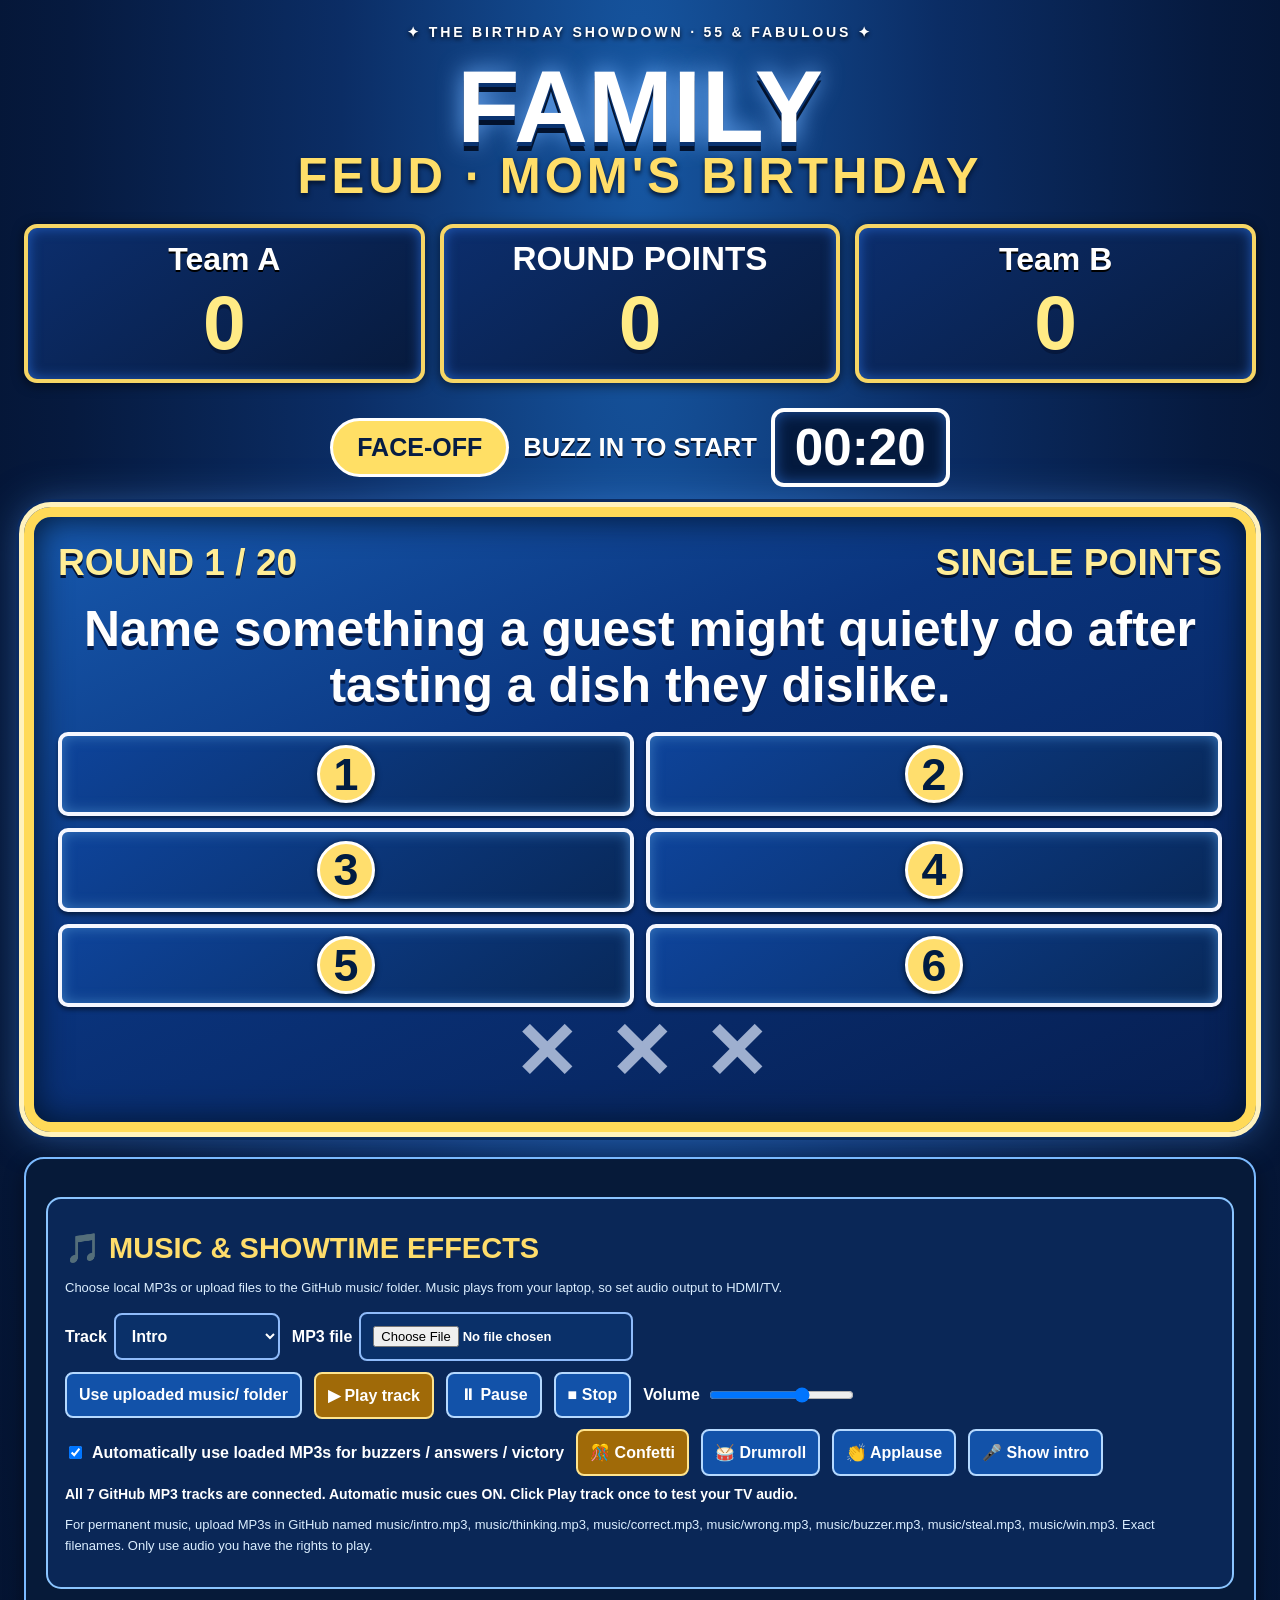
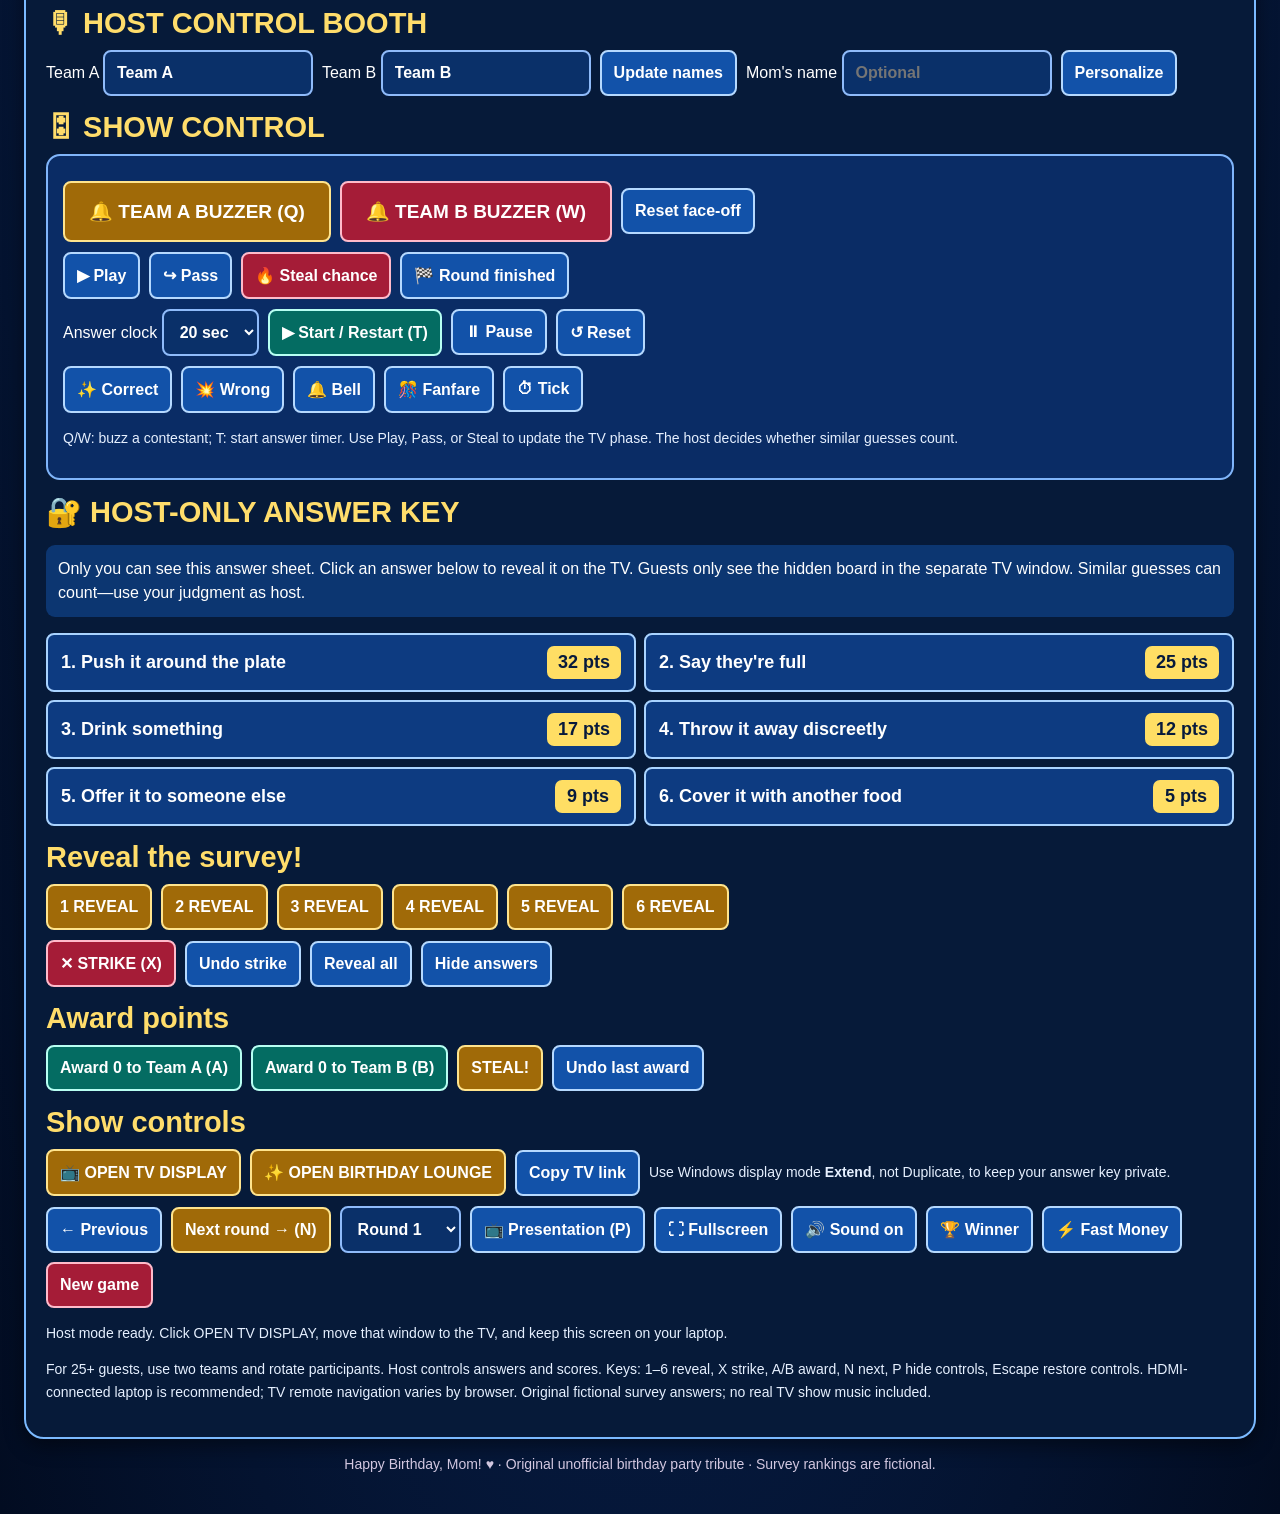
<file: host.html>
<!doctype html><html lang="en"><head><meta charset="utf-8"><meta name="viewport" content="width=device-width,initial-scale=1"><title>Family Feud Host</title><meta http-equiv="refresh" content="0;url=index.html?host=1"></head><body><script>location.replace('index.html?host=1');</script><p><a href="index.html?host=1">Open host controls</a></p></body></html>
</file>
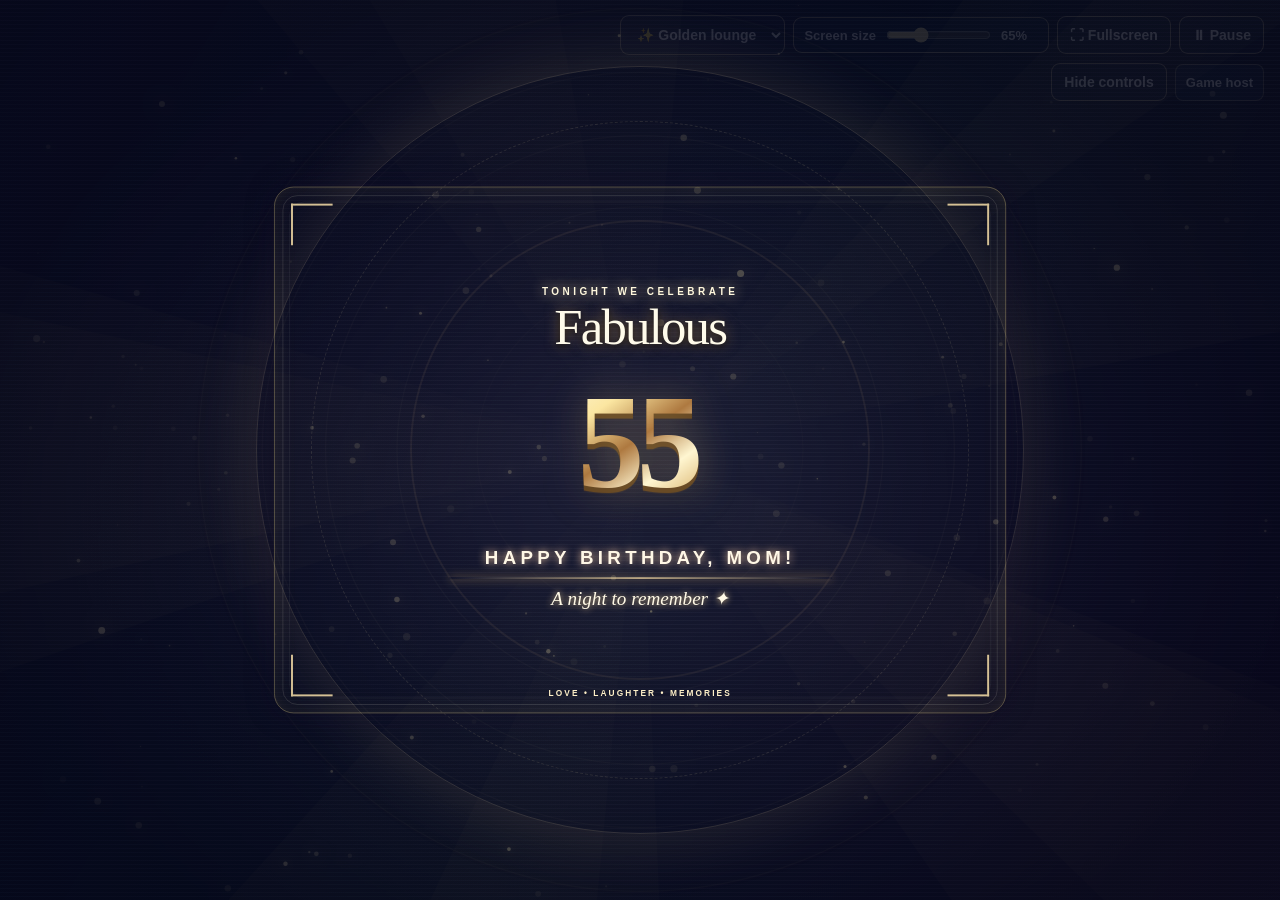
<file: lounge.html>
<!doctype html>
<html lang="en"><head><meta charset="UTF-8"><meta name="viewport" content="width=device-width,initial-scale=1"><title>Fabulous 55 • Birthday Lounge</title><meta name="theme-color" content="#080d20">
<style>
:root{--gold:#ffe49a;--cream:#fff9eb;--hot:#e8b6d0;--cool:#89d5f2}
*{box-sizing:border-box}html,body{margin:0;height:100%;overflow:hidden}body{font-family:Georgia,"Times New Roman",serif;background:#080d20;color:var(--cream)}
canvas{position:fixed;inset:0;width:100%;height:100%;display:block}
.background{position:fixed;inset:0;background:radial-gradient(ellipse at 50% 55%,transparent 12%,#02061599 75%),linear-gradient(120deg,#100b27a8,#050d218c 55%,#150825a8);pointer-events:none}
.background:after{content:"";position:absolute;inset:0;opacity:.13;background:repeating-linear-gradient(0deg,transparent 0 3px,#fff 4px 4px);mix-blend-mode:overlay}
.stage{position:fixed;inset:1.6vh 2.2vw;display:flex;flex-direction:column;align-items:center;justify-content:center;text-align:center;border:1.5px solid #f5df8c77;border-radius:30px;box-shadow:inset 0 0 38px #f4d88018,0 0 42px #10092470;pointer-events:none;padding:2vh 2vw}
.stage:before,.stage:after{content:"";position:absolute;inset:12px;border:1px solid #ffffe32c;border-radius:23px;pointer-events:none}
.stage:after{inset:22px;border-color:#ffffee16}
.corner{position:absolute;width:clamp(25px,5vw,80px);height:clamp(25px,5vw,80px);border-color:#ffe6ad;border-style:solid;opacity:.82}
.tl{left:25px;top:25px;border-width:3px 0 0 3px}.tr{right:25px;top:25px;border-width:3px 3px 0 0}.bl{bottom:25px;left:25px;border-width:0 0 3px 3px}.br{bottom:25px;right:25px;border-width:0 3px 3px 0}
.header{font-family:Arial,sans-serif;font-size:clamp(12px,1.4vw,25px);letter-spacing:.48em;font-weight:700;color:#fff8dd;text-transform:uppercase;text-shadow:0 0 20px #ecd6a5;animation:reveal .9s both}
.headline{font-size:clamp(48px,7vw,122px);line-height:.97;margin:1.2vh 0 0;font-weight:normal;letter-spacing:-.035em;color:#fffbea;text-shadow:0 0 22px #d8a9688c,0 3px 10px #000;animation:float 4.8s ease-in-out infinite}
.number-wrap{display:flex;align-items:center;justify-content:center;width:min(90vw,1200px);overflow:visible}.number{position:relative;font-family:Georgia,serif;font-size:clamp(90px,min(18vw,27vh),270px);font-weight:700;letter-spacing:-.055em;line-height:1.18;padding:.09em .13em .18em .08em;margin:0;color:#ffeeb4;background:linear-gradient(145deg,#fffef0,#fbe6a1 27%,#ae7940 46%,#fff6d1 63%,#c99644 87%,#fffde5);-webkit-background-clip:text;background-clip:text;-webkit-text-fill-color:transparent;filter:drop-shadow(0 0 32px #fff2ad48) drop-shadow(0 8px 0 #60411d);animation:float 4.8s ease-in-out infinite, shimmer 5.4s linear infinite}
.subtitle{font:700 clamp(18px,2.6vw,43px) Arial,sans-serif;letter-spacing:.32em;color:#fff7e6;text-shadow:0 0 13px #f4c79f;max-width:90vw;text-transform:uppercase}
.line{width:min(46vw,600px);height:2px;margin:3vh 0;background:linear-gradient(90deg,transparent,#ffe2a6,transparent);box-shadow:0 0 15px #f6c971}
.message{font:400 clamp(20px,2.7vw,48px) Georgia,serif;font-style:italic;color:#fff9e6;text-shadow:0 0 12px #e7c88e;min-height:1.4em;transition:opacity .7s,transform .7s;max-width:90vw}
.message.out{opacity:0;transform:translateY(12px)}
.bottom{position:absolute;bottom:4.5vh;font:700 clamp(12px,1.15vw,20px) Arial,sans-serif;letter-spacing:.34em;color:#fef0c8;text-transform:uppercase}
.orb{position:fixed;left:50%;top:50%;width:60vw;height:60vw;transform:translate(-50%,-50%);border:1px solid #ffe5ae25;border-radius:50%;box-shadow:0 0 70px #e3c48b1f;animation:orbit 28s linear infinite;pointer-events:none}
.orb:before,.orb:after{content:"";position:absolute;inset:7%;border-radius:50%;border:1px dashed #efdeaa1e}
.orb:after{inset:20%;border:2px solid #f1d29510}
.controls{position:fixed;right:16px;top:15px;z-index:10;display:flex;gap:8px;align-items:center;font:600 14px Arial,sans-serif;opacity:.12;transition:opacity .25s;flex-wrap:wrap;justify-content:flex-end;max-width:min(85vw,750px)}
.controls:hover,.controls:focus-within{opacity:1}.controls button,.controls select{font:700 14px Arial,sans-serif;border:1px solid #ffe7ab99;border-radius:9px;background:#11182de6;color:#fff;padding:10px 12px;cursor:pointer}.controls button:focus-visible,.controls select:focus-visible,.controls input:focus-visible{outline:3px solid white}.size-control{display:inline-flex;align-items:center;gap:8px;font:700 13px Arial,sans-serif;color:white;background:#10182eea;border:1px solid #ffe7ab99;border-radius:9px;padding:7px 10px}.size-control input{width:105px;accent-color:#ffe6a0}.size-control output{min-width:37px}
.disco .stage{border-color:#edb8ff83}.disco .number{filter:drop-shadow(0 0 55px #fd84e5ad)}.disco .subtitle{color:#ffbaf0}.disco .header{color:#ffc5ed}
.classic .stage{border-color:#cde5ff99}.classic .number{filter:drop-shadow(0 0 42px #91d9ff70)}
.hint{position:fixed;left:18px;bottom:12px;z-index:8;font:12px Arial,sans-serif;color:#ffffff88;opacity:0;animation:hint 5s ease-out 1}
@keyframes float{0%,100%{transform:translateY(0) scale(1)}50%{transform:translateY(-10px) scale(1.02)}}@keyframes shimmer{0%,100%{filter:drop-shadow(0 0 22px #fff2ad48) drop-shadow(0 8px 0 #60411d)}50%{filter:drop-shadow(0 0 40px #fff4bb8a) drop-shadow(0 8px 0 #60411d)}}@keyframes orbit{to{transform:translate(-50%,-50%) rotate(360deg)}}@keyframes reveal{from{opacity:0;transform:translateY(20px)}to{opacity:1;transform:translateY(0)}}@keyframes hint{0%,80%{opacity:.7}100%{opacity:0}}
@media(max-width:700px){.stage{inset:2vh 2vw}.headline{font-size:clamp(42px,10vw,80px)}.number{font-size:clamp(80px,min(25vw,24vh),180px);line-height:1.18;padding-bottom:.2em}.header{letter-spacing:.2em}.subtitle{letter-spacing:.1em}.controls{opacity:.28}.bottom{letter-spacing:.1em}}
@media(prefers-reduced-motion:reduce){.headline,.number,.orb,.header{animation:none}}
.number-wrap{flex:0 0 auto;min-height:0;overflow:visible}.number{overflow:visible;white-space:nowrap}.stage{overflow:visible}
/* TV safe-area: slightly smaller graphics so overscan can't crop edges */
.stage{inset:5vh 6vw;padding:2vh 3vw}
.headline{font-size:clamp(43px,6.1vw,108px);margin-top:.8vh}
.number{font-size:clamp(82px,min(16vw,24vh),245px);padding-bottom:.2em}
.subtitle{font-size:clamp(17px,2.25vw,37px);letter-spacing:.23em}
.header{font-size:clamp(12px,1.2vw,22px);letter-spacing:.35em}
.line{margin:1.5vh 0}
.message{font-size:clamp(18px,2.3vw,40px)}
.bottom{bottom:2.5vh;font-size:clamp(11px,1vw,18px);letter-spacing:.25em}
@media(max-width:700px){.stage{inset:4vh 4vw;padding:1.8vh 2vw}.headline{font-size:clamp(40px,8.5vw,70px)}.number{font-size:clamp(76px,min(23vw,23vh),165px)}.subtitle{letter-spacing:.08em}.bottom{bottom:2vh}}
/* Strong initial scale-down for large televisions; adjustable live. */
:root{--lounge-display-scale:.65}.stage{transform:scale(var(--lounge-display-scale));transform-origin:center center}
</style></head>
<body class="lounge">
<canvas id="ambient" aria-hidden="true"></canvas><div class="background"></div><div class="orb"></div>
<main class="stage" aria-label="Fabulous 55 birthday celebration">
<div class="corner tl"></div><div class="corner tr"></div><div class="corner bl"></div><div class="corner br"></div>
<div class="header">Tonight We Celebrate</div>
<div class="headline">Fabulous</div><div class="number-wrap"><div class="number">55</div></div>
<div class="subtitle">Happy Birthday, Mom!</div><div class="line"></div>
<div class="message" id="message">A night to remember ✦</div>
<div class="bottom">Love • Laughter • Memories</div>
</main>
<nav class="controls" aria-label="Display controls">
<select id="theme" title="Animation style"><option value="lounge">✨ Golden lounge</option><option value="disco">🪩 Disco lights</option><option value="classic">🌌 Starry night</option></select>
<label class="size-control" for="displaySize">Screen size <input id="displaySize" type="range" min="50" max="100" step="5" value="65" aria-label="Birthday lounge screen size"><output id="sizeValue">65%</output></label><button id="fullscreen" title="Fullscreen (F)">⛶ Fullscreen</button>
<button id="pause" title="Pause motion (space)">⏸ Pause</button>
<button id="hide" title="Hide buttons (H)">Hide controls</button>
<a href="host.html" style="color:#fff;text-decoration:none;font:700 13px Arial,sans-serif;background:#101c35;padding:10px;border:1px solid #ffe3a566;border-radius:8px">Game host</a>
</nav><div class="hint">Press F for fullscreen • H for controls • - / + to resize • Space to pause • 1/2/3 for themes</div>
<script>
(()=>{'use strict';
const canvas=document.getElementById('ambient'),ctx=canvas.getContext('2d',{alpha:false}),root=document.body;
const theme=document.getElementById('theme'),pauseBtn=document.getElementById('pause'),controls=document.querySelector('.controls');
const sizeInput=document.getElementById('displaySize'),sizeValue=document.getElementById('sizeValue');
function setDisplaySize(value){
  const n=Math.max(50,Math.min(100,Math.round(Number(value)/5)*5||65));
  document.documentElement.style.setProperty('--lounge-display-scale',String(n/100));
  sizeInput.value=String(n);sizeValue.textContent=n+'%';
  try{localStorage.setItem('birthday-lounge-display-size',String(n))}catch(e){}
}
let savedSize=65;try{const v=Number(localStorage.getItem('birthday-lounge-display-size'));if(v>=50&&v<=100)savedSize=v}catch(e){}
setDisplaySize(savedSize);
sizeInput.addEventListener('input',()=>setDisplaySize(sizeInput.value));
const reduced=matchMedia('(prefers-reduced-motion: reduce)').matches;
let width=1,height=1,dpr=1,particles=[],beams=[],rings=[],comets=[],tick=0,last=0,paused=reduced;
const messages=["A night to remember ✦","55 years of love & laughter","The queen of the celebration","Here's to beautiful memories","Shine bright, birthday star","Cheers to 55 fabulous years","Family, music & good times"];
const message=document.getElementById('message');let messageIndex=0;
function resize(){
  dpr=Math.min(devicePixelRatio||1,2);width=innerWidth;height=innerHeight;
  canvas.width=Math.round(width*dpr);canvas.height=Math.round(height*dpr);ctx.setTransform(dpr,0,0,dpr,0,0);
  const n=Math.min(260,Math.max(90,Math.round(width*height/6800)));
  particles=Array.from({length:n},()=>({
    x:Math.random()*width,y:Math.random()*height,r:Math.random()*3.3+.4,
    vx:(Math.random()-.5)*.8,vy:-(Math.random()*.65+.08),
    a:Math.random()*.8+.15,phase:Math.random()*7,twinkle:Math.random()*.022+.007
  }));
  beams=Array.from({length:10},(_,i)=>({angle:(i/10)*Math.PI*2,speed:(i%2?1:-1)*(.00028+Math.random()*.00032),width:.16+Math.random()*.18}));rings=Array.from({length:5},(_,i)=>({radius:Math.min(width,height)*(.18+i*.08),speed:.00012+i*.00003,alpha:.04+i*.015}));comets=Array.from({length:5},()=>spawnComet());
}
function spawnComet(){const side=Math.random();return{x:side<.5?-80:Math.random()*width,y:side<.5?Math.random()*height:-60,vx:1.6+Math.random()*2.4,vy:1.2+Math.random()*1.6,len:70+Math.random()*80,a:.22+Math.random()*.22}}addEventListener('resize',resize);resize();
function draw(now){
  if(!paused&&(!last||now-last>12)){
    tick+=Math.min((now-last||16),50);last=now;
    const disco=theme.value==='disco',classic=theme.value==='classic';
    const grd=ctx.createRadialGradient(width*.5,height*.5,30,width*.5,height*.53,Math.max(width,height)*.75);
    if(disco){grd.addColorStop(0,'#54266b');grd.addColorStop(.55,'#170d38');grd.addColorStop(1,'#070717')}
    else if(classic){grd.addColorStop(0,'#163a60');grd.addColorStop(.5,'#0b1c38');grd.addColorStop(1,'#030914')}
    else{grd.addColorStop(0,'#35304a');grd.addColorStop(.5,'#14172d');grd.addColorStop(1,'#070b1a')}
    ctx.fillStyle=grd;ctx.fillRect(0,0,width,height);
    ctx.save();ctx.translate(width/2,height/2);
    const radius=Math.max(width,height);
    beams.forEach((b,i)=>{
      const angle=b.angle+tick*b.speed;const hue=disco?([315,185,45,275,195,350,55,170,300,220][i]):classic?200:40;
      const alpha=disco?.13:(classic?.06:.07);
      ctx.rotate(angle);const g=ctx.createLinearGradient(0,0,0,-radius);
      g.addColorStop(0,'hsla('+hue+',95%,78%,0)');
      g.addColorStop(.45,'hsla('+hue+',95%,78%,'+alpha+')');
      g.addColorStop(1,'hsla('+hue+',95%,78%,0)');
      ctx.fillStyle=g;ctx.beginPath();ctx.moveTo(0,0);ctx.lineTo(-radius*b.width,-radius);ctx.lineTo(radius*b.width,-radius);ctx.closePath();ctx.fill();ctx.rotate(-angle);
    });rings.forEach((r,i)=>{ctx.strokeStyle='rgba(255,232,185,'+(r.alpha+.02*Math.sin(tick*r.speed+i))+')';ctx.lineWidth=1.2;ctx.beginPath();ctx.arc(0,0,r.radius+10*Math.sin(tick*r.speed*1.7+i),0,Math.PI*2);ctx.stroke()});ctx.restore();
    particles.forEach((p,i)=>{
      p.x+=p.vx*(disco?2.1:1.2);p.y+=p.vy*(disco?1.3:1.05);
      if(p.y< -8)p.y=height+8;if(p.x<-8)p.x=width+8;if(p.x>width+8)p.x=-8;
      const alpha=p.a*(.65+.35*Math.sin(tick*p.twinkle+p.phase));
      const hue=disco?([48,305,190,260][i%4]):classic?210:44;
      ctx.fillStyle='hsla('+hue+',98%,85%,'+alpha+')';
      ctx.shadowBlur=p.r*5;ctx.shadowColor='hsla('+hue+',90%,75%,.8)';
      ctx.beginPath();ctx.arc(p.x,p.y,p.r,0,Math.PI*2);ctx.fill();
    });ctx.shadowBlur=0;
    comets.forEach((v,i)=>{v.x+=v.vx*(disco?1.15:1);v.y+=v.vy*(disco?1.1:1);if(v.x>width+120||v.y>height+120)comets[i]=spawnComet();const trail=ctx.createLinearGradient(v.x,v.y,v.x-v.len,v.y-v.len*.58);trail.addColorStop(0,'rgba(255,255,255,'+v.a+')');trail.addColorStop(1,'rgba(255,255,255,0)');ctx.strokeStyle=trail;ctx.lineWidth=2.2;ctx.beginPath();ctx.moveTo(v.x,v.y);ctx.lineTo(v.x-v.len,v.y-v.len*.58);ctx.stroke();ctx.fillStyle='rgba(255,247,210,'+(v.a+.2)+')';ctx.beginPath();ctx.arc(v.x,v.y,2.8,0,Math.PI*2);ctx.fill()});
    if(disco){
      for(let i=0;i<3;i++){
        const x=width*(.2+i*.3)+Math.sin(tick*.00034+i)*width*.06;
        const y=height*.18+Math.cos(tick*.0005+i)*height*.12;
        const g=ctx.createRadialGradient(x,y,0,x,y,width*.22);
        g.addColorStop(0,['#f14cd438','#39dbf43b','#ffc84837'][i]);
        g.addColorStop(1,'transparent');ctx.fillStyle=g;ctx.fillRect(0,0,width,height);
      }
    }
  }
  requestAnimationFrame(draw);
}
requestAnimationFrame(draw);
function setPause(v){paused=v;pauseBtn.textContent=v?'▶ Resume':'⏸ Pause';if(!v)last=0}
pauseBtn.onclick=()=>setPause(!paused);
document.getElementById('fullscreen').onclick=()=>document.fullscreenElement?document.exitFullscreen?.():document.documentElement.requestFullscreen?.();
document.getElementById('hide').onclick=()=>{controls.style.display='none'};
theme.onchange=()=>{root.className=theme.value};
addEventListener('keydown',e=>{
  if(e.key==='f'||e.key==='F')document.getElementById('fullscreen').click();
  if(e.key==='h'||e.key==='H')controls.style.display=controls.style.display==='none'?'flex':'none';
  if(e.code==='Space'&&e.target.tagName!=='INPUT'){e.preventDefault();setPause(!paused)}
  if(e.key==='-'||e.key==='_')setDisplaySize(Number(sizeInput.value)-5);
  if(e.key==='+'||e.key==='=')setDisplaySize(Number(sizeInput.value)+5);
  if(['1','2','3'].includes(e.key)){theme.value=['lounge','disco','classic'][Number(e.key)-1];theme.onchange()}
});
setInterval(()=>{if(paused)return;message.classList.add('out');setTimeout(()=>{messageIndex=(messageIndex+1)%messages.length;message.textContent=messages[messageIndex];message.classList.remove('out')},750)},6500);
})();
</script></body></html>
</file>
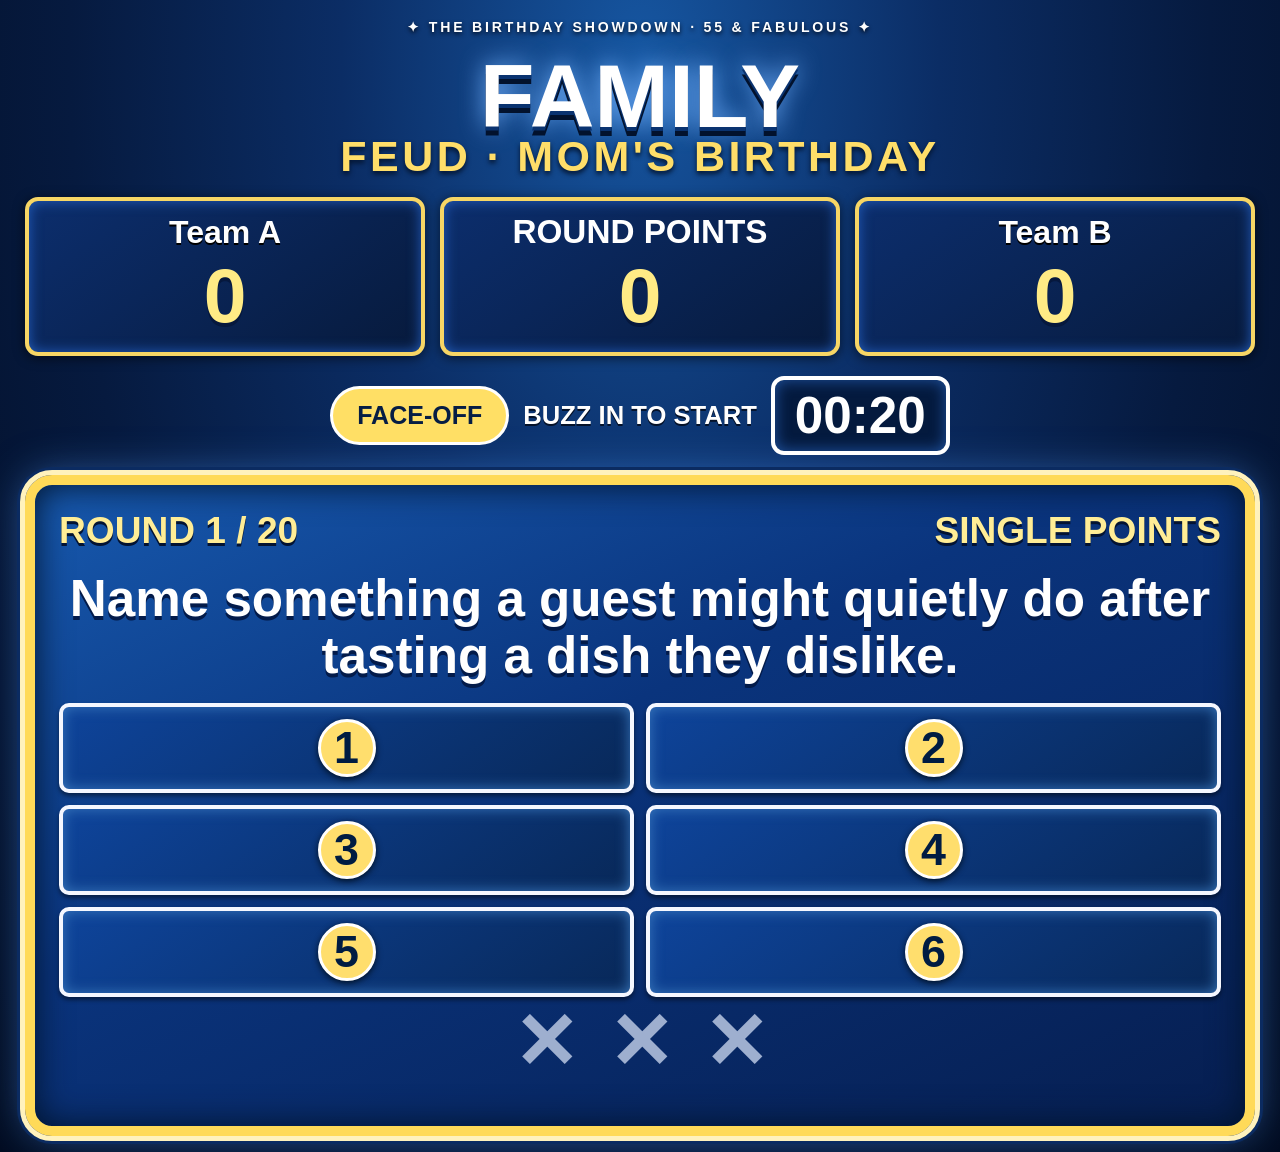
<file: tv.html>
<!doctype html><html lang="en"><head><meta charset="utf-8"><meta name="viewport" content="width=device-width,initial-scale=1"><title>Family Feud TV Board</title><meta http-equiv="refresh" content="0;url=index.html?screen=1"></head><body><script>location.replace('index.html?screen=1');</script><p><a href="index.html?screen=1">Open the audience board</a></p></body></html>
</file>
<file: party-day.css>
/* PARTY-DAY TV MODE: genuine high contrast navy / white / gold; no purple */
:root{--show-navy:#051329;--show-blue:#092e6e;--show-blue2:#1458b6;--show-gold:#ffd34d;--show-white:#ffffff;}
html{background:#041020}
body{background:radial-gradient(ellipse at 50% 5%,#1656a1 0,#0b2d65 33%,#061a3f 63%,#020c21 100%);color:white}
.wrap{max-width:1550px}
.party-ribbon{color:#fff;font-size:clamp(13px,1.1vw,20px);letter-spacing:.2em;text-shadow:0 2px 4px #010916}
h1{color:#fff;text-shadow:0 4px 0 #0a3370,0 9px 0 #02122d,0 0 25px #72b2ff;line-height:.92}
h1 small{color:#ffde69;text-shadow:0 3px 5px #03132d;letter-spacing:.08em}
.score{background:linear-gradient(145deg,#0c2e6d,#071a3c);border:4px solid #f7d665;box-shadow:0 2px 12px #0009,inset 0 0 13px #235dbc}
.score span{color:#fff;text-shadow:0 2px #000;font-size:clamp(20px,2.5vw,39px)}
.score b{color:#ffeb85;text-shadow:0 4px #06183d;font-size:clamp(50px,6vw,95px)}
.stage{background:linear-gradient(155deg,#1759ae 0,#0a347d 41%,#061e50 100%);border:10px solid #ffda58;outline:5px solid #fff2bd;box-shadow:0 0 0 8px #0b2b61,0 0 40px #559eff82,inset 0 0 35px #00132c}
.bar{color:#ffed96;font:900 clamp(24px,2.9vw,46px) Impact,sans-serif;text-shadow:0 3px #031332}
.question{color:#fff;text-shadow:0 4px #031b4a;font:900 clamp(34px,3.9vw,64px)/1.12 Impact,sans-serif}
.answer,.answer:not(.open){background:linear-gradient(145deg,#0e449b,#082858);border:4px solid #f5f7ff;color:#fff;box-shadow:inset 0 0 14px #3977bc,0 3px 4px #0007;min-height:clamp(78px,9.3vh,126px)}
.answer .num{background:#ffde6d;color:#001c42;border:3px solid #fff;width:58px;height:58px;flex:0 0 58px;font:900 clamp(33px,3.5vw,50px) Impact,sans-serif;box-shadow:0 2px 6px #001022}
.answer.open{background:#fff!important;color:#041e43!important;border-color:#ffde6d;animation:boardFlip .4s ease-out}
.answer.open .num{background:#0a3480;color:#fff;border-color:#ffd34d}
.answer.open .text{color:#081c3c;font:900 clamp(25px,2.65vw,41px)/1 Impact,sans-serif}
.answer.open .pts{background:#0c377f;color:#fff;border:2px solid #ffdf70;font:900 clamp(29px,3vw,47px)/1 Impact,sans-serif;min-width:70px;text-align:center;padding:6px 11px}
.showline .phase{background:#ffdf65;color:#061d44;border:3px solid #fff;font-weight:900}
.showline .turn{color:#fff;text-shadow:0 2px #051229;font-size:clamp(18px,2vw,30px)}
.showline .timer{background:#041a3e;border:4px solid #fff;color:#fff;font-size:clamp(37px,4vw,60px);box-shadow:inset 0 0 15px #2053a1}
.showline .timer.warning{background:#8b0820;color:#fff;border-color:#fff;animation:timerAlarm .35s alternate infinite}
.strikes span{color:#9eafcf}.strikes span.on{color:#ff344b;text-shadow:0 0 12px #fff,0 0 25px #f03;font-size:85px}
.controls{background:#061a39;border:2px solid #7bbaff;box-shadow:0 7px 20px #0007}
.controls h2{color:#ffdd6b}
.controls .help{color:#e6f0ff}
button{background:#1252a9;color:white;border:2px solid #b5d9ff}
button.gold{background:#a06a08;color:#fff;border-color:#ffe48d}
button.green{background:#046c62;border-color:#b7fff2}
button.red{background:#a51c37;border-color:#ffbaca}
input,select{background:#0a3069;color:#fff;border-color:#8fbbfa}
.host-note{background:#0c3671;color:#fff}
.host-stage{background:#0a2c65;border:2px solid #80b5fa}
.key-cell{background:#0d3b81!important;border:2px solid #a9d3ff!important;color:#fff!important}
.key-cell strong{color:#071a3c!important;background:#ffde64!important;font-weight:900!important}
.overlay{background:#031126e8}
.overlay div{color:#ffec87;text-shadow:0 3px #613d07,0 0 15px #ffdd6580}
.fast{background:#082c62;border-color:#ffdc66}
.fast td{background:#114c9e}
body.screen .wrap{max-width:1800px;padding:16px 25px}
body.screen .question{font-size:clamp(40px,4vw,72px)}
body.screen .answer{min-height:clamp(92px,10vh,150px)}
body.screen .scores{margin:12px 0 20px}
body.screen .score b{font-size:clamp(60px,6vw,110px)}
body.screen h1{font-size:clamp(56px,7vw,120px)}
body.screen .party-ribbon{margin:3px}
#partyFx{position:fixed;inset:0;pointer-events:none;overflow:hidden;z-index:20}
.party-particle{position:absolute;top:-40px;width:11px;height:22px;opacity:0;animation:partyFall var(--fall,2.9s) linear forwards;transform:rotate(24deg)}
.party-strobe .stage{animation:boardPulse .6s ease}
.party-shake .stage{animation:boardShake .38s ease}
.party-winner .stage{animation:winnerGlow 1.3s ease-in-out 3}
.music-desk{margin:18px 0;background:#0a2757;border:2px solid #8bc5ff;padding:17px;border-radius:15px}
.music-desk .row{gap:12px}.music-desk label{display:flex;align-items:center;gap:7px;flex-wrap:wrap;font-weight:800}
.music-desk input[type=file]{max-width:330px;font-size:13px}.music-desk input[type=range]{width:145px}
.music-desk .music-status{font-size:14px;color:#fff;font-weight:bold;margin:8px 0}
.music-desk .music-note{color:#dbeeff;font-size:13px;line-height:1.6}
.sound-pill{display:inline-flex;align-items:center;gap:5px;border:1px solid #bfd9ff;padding:4px 10px;border-radius:25px;font-size:12px}
@keyframes boardFlip{from{transform:rotateX(75deg);filter:brightness(1.7)}to{transform:rotateX(0)}}
@keyframes boardPulse{0%,100%{filter:brightness(1)}40%{filter:brightness(1.55)}}
@keyframes boardShake{0%,100%{transform:translateX(0)}20%,60%{transform:translateX(-13px)}40%,80%{transform:translateX(13px)}}
@keyframes winnerGlow{0%,100%{box-shadow:0 0 30px #ffdf74}50%{box-shadow:0 0 110px #ffe15f,0 0 55px white}}
@keyframes partyFall{0%{opacity:1;transform:translate3d(0,-30px,0) rotate(0)}100%{opacity:.9;transform:translate3d(var(--drift,30px),110vh,0) rotate(950deg)}}
@keyframes timerAlarm{to{box-shadow:0 0 30px #ff4157}}
@media(max-width:650px){.wrap{padding:8px}.stage{border:5px solid #ffde66;outline:2px solid #fff4bc;padding:9px}.answer,.answer:not(.open){min-height:53px}.answer .num{width:37px;height:37px;flex-basis:37px;font-size:28px}.answer.open .text{font-size:22px}.answer.open .pts{font-size:25px;min-width:50px;padding:4px}.question{font-size:31px}.score b{font-size:48px}.strikes span.on{font-size:47px}body.screen .answer{min-height:56px}}
@media(prefers-reduced-motion:reduce){.party-particle,.party-strobe .stage,.party-shake .stage,.party-winner .stage{animation:none}}
</file>
